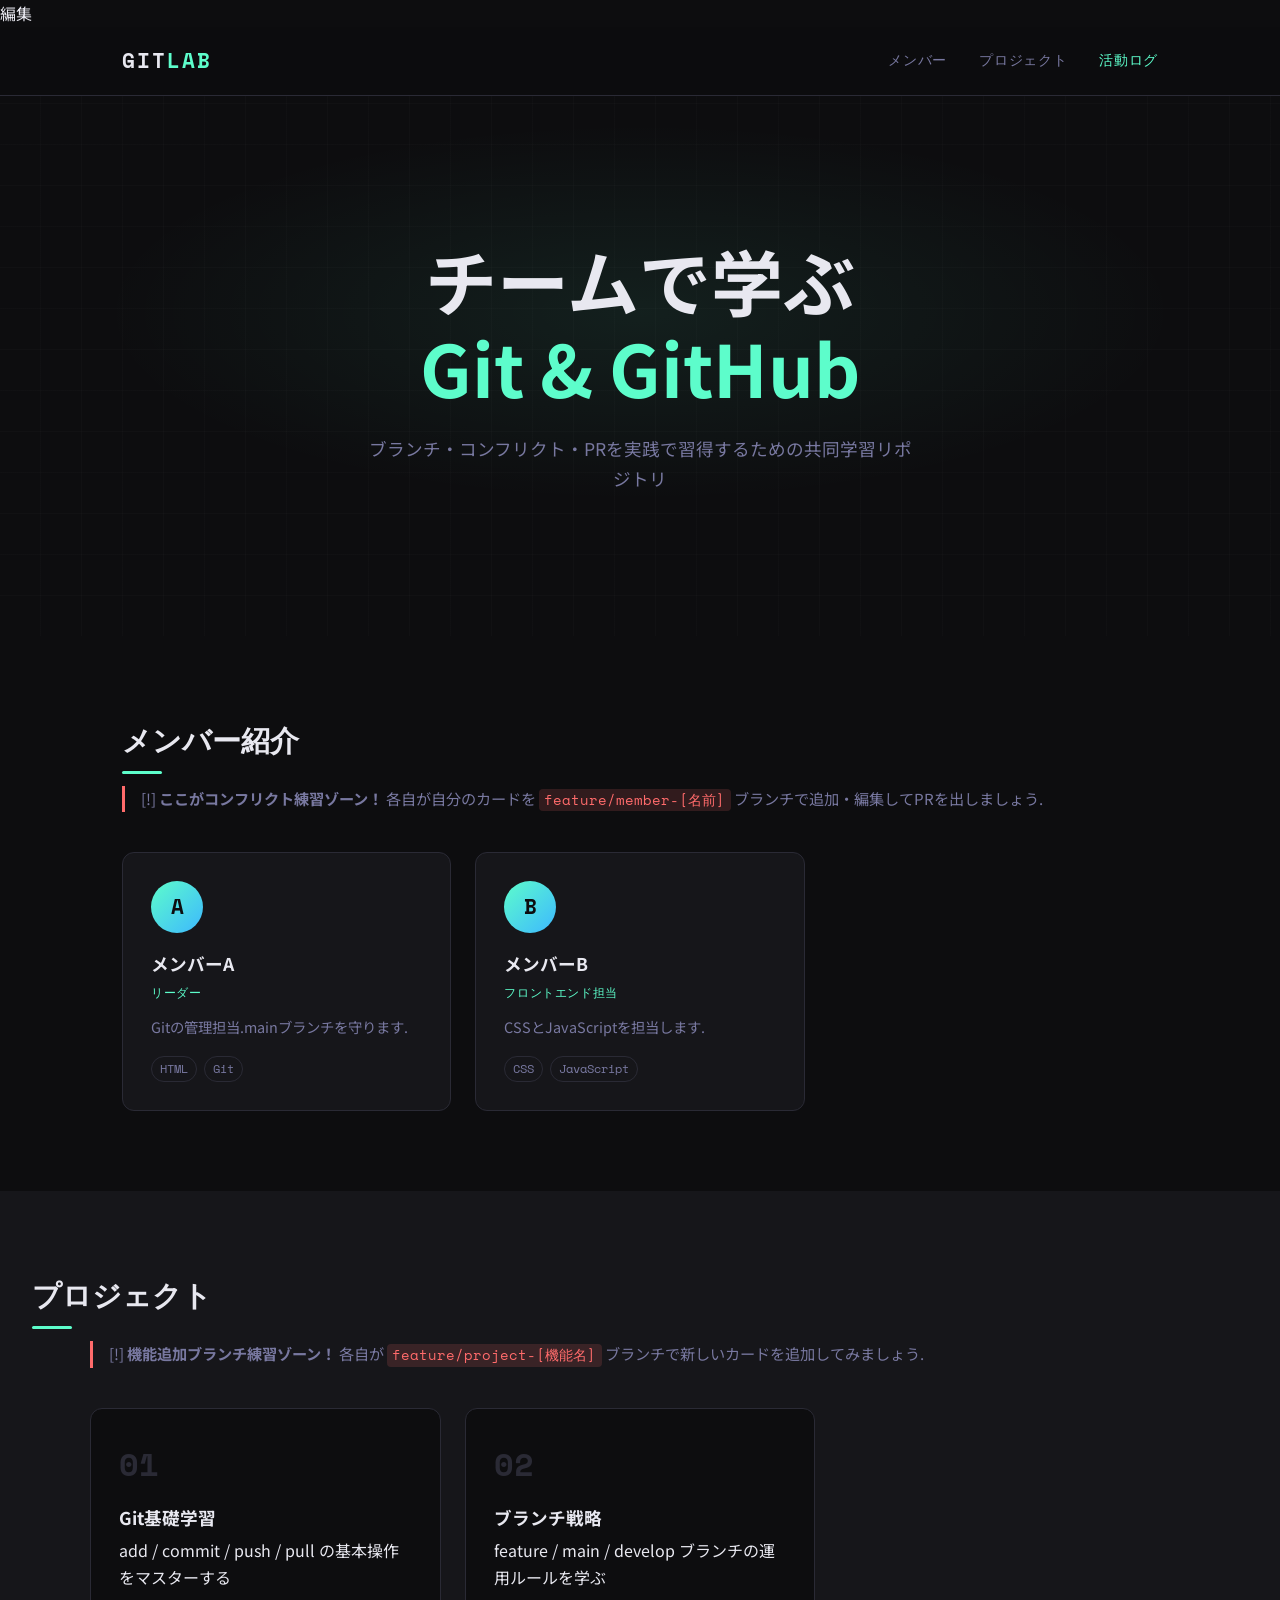
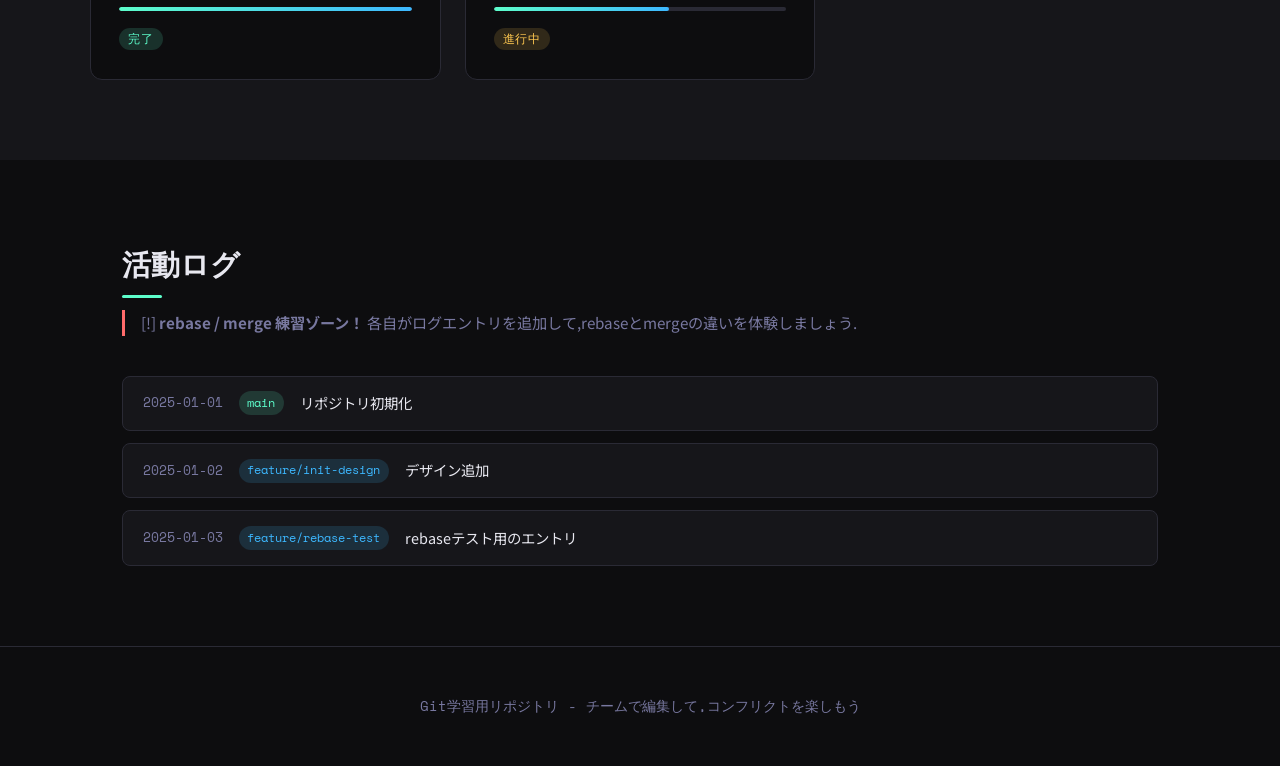
<file: index.html>
<!DOCTYPE html>
<html lang="ja">
<head>
  <meta charset="UTF-8">
  <meta name="viewport" content="width=device-width, initial-scale=1.0">
  <title>Git学習チーム | チームAB</title>
  <link rel="stylesheet" href="style.css">
  <link rel="preconnect" href="https://fonts.googleapis.com">
  <link href="https://fonts.googleapis.com/css2?family=Noto+Sans+JP:wght@300;400;700&family=Space+Mono:wght@400;700&display=swap" rel="stylesheet">
</head>
<body>

編集

  <header class="site-header">
    <div class="header-inner">
      <span class="logo">GIT<em>LAB</em></span>
      <nav>
        <a href="#members">メンバー</a>
        <a href="#projects">プロジェクト</a>
        <a href="#log">活動ログ</a>
      </nav>
    </div>
  </header>

  <section class="hero">
    <div class="hero-bg"></div>
    <div class="hero-content">
      <h1>チームで学ぶ<br><span>Git &amp; GitHub</span></h1>
      <p>ブランチ・コンフリクト・PRを実践で習得するための共同学習リポジトリ</p>
    </div>
  </section>

  <!-- ===== メンバーセクション（各自が担当して編集する） ===== -->
  <section id="members" class="section">
    <h2 class="section-title">メンバー紹介</h2>
    <p class="section-desc">
      [!] <strong>ここがコンフリクト練習ゾーン！</strong>
      各自が自分のカードを <code>feature/member-[名前]</code> ブランチで追加・編集してPRを出しましょう.
    </p>
    <div class="cards" id="member-cards">

      <!-- メンバー1のカード（サンプル） -->
      <div class="card">
        <div class="card-avatar">A</div>
        <h3>メンバーA</h3>
        <p class="role">リーダー</p>
        <p class="bio">Gitの管理担当.mainブランチを守ります.</p>
        <div class="skills-tags">
          <span>HTML</span><span>Git</span>
        </div>
      </div>

      <!-- TODO: メンバーBがfeature/member-Bブランチで自分のカードを追加する -->
      <div class="card">
        <div class="card-avatar">B</div>
        <h3>メンバーB</h3>
        <p class="role">フロントエンド担当</p>
        <p class="bio">CSSとJavaScriptを担当します.</p>
        <div class="skills-tags">
        <span>CSS</span><span>JavaScript</span>
        </div>
      </div>

      <!-- TODO: メンバーCがfeature/member-Cブランチで自分のカードを追加する -->

    </div>
  </section>

  <!-- ===== プロジェクトセクション（機能追加練習） ===== -->
  <section id="projects" class="section section-dark">
    <h2 class="section-title">プロジェクト</h2>
    <p class="section-desc">
      [!] <strong>機能追加ブランチ練習ゾーン！</strong>
      各自が <code>feature/project-[機能名]</code> ブランチで新しいカードを追加してみましょう.
    </p>
    <div class="cards">

      <div class="card card-project">
        <div class="project-number">01</div>
        <h3>Git基礎学習</h3>
        <p>add / commit / push / pull の基本操作をマスターする</p>
        <div class="progress-bar"><div class="progress" style="width:100%"></div></div>
        <span class="status done">完了</span>
      </div>

      <div class="card card-project">
        <div class="project-number">02</div>
        <h3>ブランチ戦略</h3>
        <p>feature / main / develop ブランチの運用ルールを学ぶ</p>
        <div class="progress-bar"><div class="progress" style="width:60%"></div></div>
        <span class="status wip">進行中</span>
      </div>

      <!-- TODO: feature/project-XXX ブランチで新しいプロジェクトカードを追加 -->

    </div>
  </section>

  <!-- ===== 活動ログ（rebase / merge練習） ===== -->
  <section id="log" class="section">
    <h2 class="section-title">活動ログ</h2>
    <p class="section-desc">
      [!] <strong>rebase / merge 練習ゾーン！</strong>
      各自がログエントリを追加して,rebaseとmergeの違いを体験しましょう.
    </p>
    <ul class="log-list" id="activity-log">
      <li class="log-item">
        <span class="log-date">2025-01-01</span>
        <span class="log-branch main-branch">main</span>
        <span class="log-msg">リポジトリ初期化 </span>
      </li>
      <li class="log-item">
        <span class="log-date">2025-01-02</span>
        <span class="log-branch feature-branch">feature/init-design</span>
        <span class="log-msg">デザイン追加</span>
      </li>

      <li class="log-item">
        <span class="log-date">2025-01-03</span>
        <span class="log-branch feature-branch">feature/rebase-test</span>
        <span class="log-msg">rebaseテスト用のエントリ</span>
      </li>

      <!-- TODO: 各自が自分の活動をここに追記する（コンフリクトを意図的に発生させる） -->
    </ul>
  </section>

  <footer class="site-footer">
    <p>Git学習用リポジトリ - チームで編集して,コンフリクトを楽しもう </p>
  </footer>

  <script src="main.js"></script>
</body>
</html>
</file>
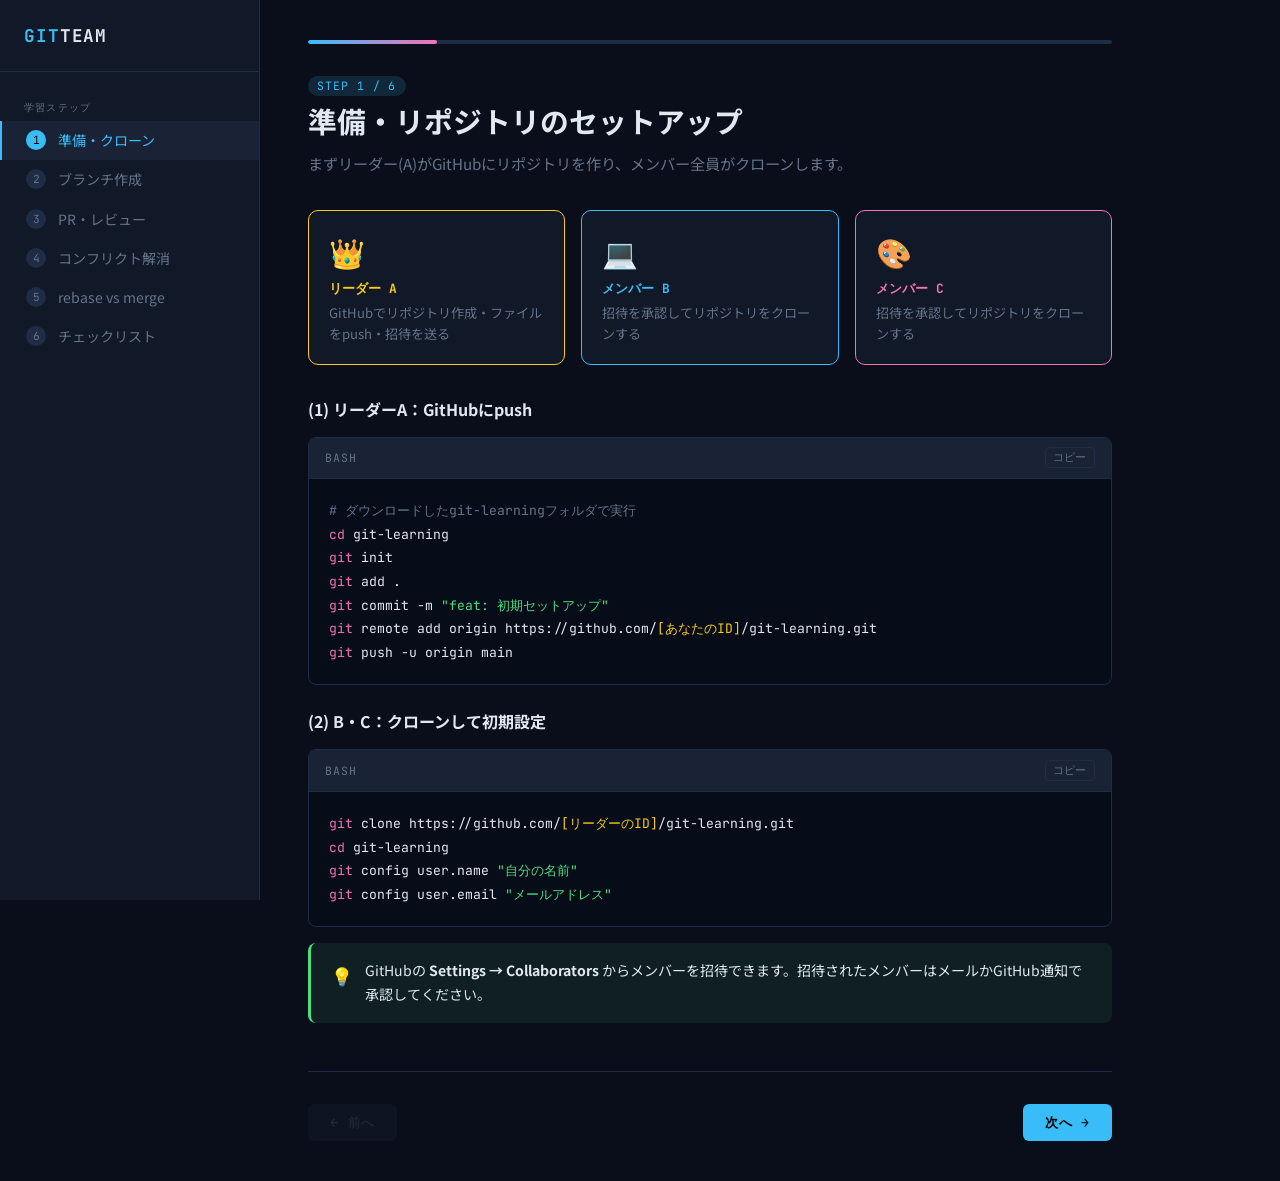
<file: git.html>
<!DOCTYPE html>
<html lang="ja">
<head>
<meta charset="UTF-8">
<meta name="viewport" content="width=device-width, initial-scale=1.0">
<title>Git チーム学習ガイド</title>
<link href="https://fonts.googleapis.com/css2?family=Noto+Sans+JP:wght@300;400;700&family=JetBrains+Mono:wght@400;700&display=swap" rel="stylesheet">
<style>
:root {
  --bg: #0a0e1a;
  --surface: #111827;
  --surface2: #1a2235;
  --border: #1e2d45;
  --accent: #38bdf8;
  --accent2: #f472b6;
  --green: #4ade80;
  --yellow: #facc15;
  --red: #f87171;
  --text: #e2e8f0;
  --muted: #64748b;
  --mono: 'JetBrains Mono', monospace;
  --body: 'Noto Sans JP', sans-serif;
}
* { box-sizing: border-box; margin: 0; padding: 0; }
html { scroll-behavior: smooth; }
body {
  font-family: var(--body);
  background: var(--bg);
  color: var(--text);
  min-height: 100vh;
  display: flex;
}

/* SIDEBAR */
.sidebar {
  width: 260px;
  min-height: 100vh;
  background: var(--surface);
  border-right: 1px solid var(--border);
  position: fixed;
  top: 0; left: 0;
  display: flex;
  flex-direction: column;
  padding: 1.5rem 0;
  z-index: 100;
}
.sidebar-logo {
  font-family: var(--mono);
  font-size: 1.1rem;
  font-weight: 700;
  padding: 0 1.5rem 1.5rem;
  border-bottom: 1px solid var(--border);
  color: var(--accent);
  letter-spacing: 0.05em;
}
.sidebar-logo span { color: var(--text); }
.sidebar-nav { padding: 1rem 0; flex: 1; overflow-y: auto; }
.nav-label {
  font-family: var(--mono);
  font-size: 0.65rem;
  color: var(--muted);
  letter-spacing: 0.12em;
  text-transform: uppercase;
  padding: 0.75rem 1.5rem 0.35rem;
}
.nav-item {
  display: flex;
  align-items: center;
  gap: 0.75rem;
  padding: 0.6rem 1.5rem;
  cursor: pointer;
  transition: background 0.15s, color 0.15s;
  font-size: 0.88rem;
  color: var(--muted);
  border-left: 2px solid transparent;
  text-decoration: none;
}
.nav-item:hover { background: var(--surface2); color: var(--text); }
.nav-item.active { background: var(--surface2); color: var(--accent); border-left-color: var(--accent); }
.nav-item .step-num {
  font-family: var(--mono);
  font-size: 0.7rem;
  width: 20px; height: 20px;
  border-radius: 50%;
  background: var(--border);
  display: flex; align-items: center; justify-content: center;
  flex-shrink: 0;
}
.nav-item.done .step-num { background: var(--green); color: #000; }
.nav-item.active .step-num { background: var(--accent); color: #000; }

/* MAIN CONTENT */
.main {
  margin-left: 260px;
  flex: 1;
  padding: 2.5rem 3rem;
  max-width: 900px;
}

/* STEP HEADER */
.step-header {
  display: flex;
  align-items: center;
  gap: 1rem;
  margin-bottom: 0.5rem;
}
.step-badge {
  font-family: var(--mono);
  font-size: 0.72rem;
  background: rgba(56,189,248,0.15);
  color: var(--accent);
  padding: 0.2em 0.8em;
  border-radius: 99px;
  letter-spacing: 0.08em;
}
.step-title {
  font-size: 1.8rem;
  font-weight: 700;
  line-height: 1.2;
  margin-bottom: 0.75rem;
}
.step-desc {
  color: var(--muted);
  font-size: 0.95rem;
  margin-bottom: 2rem;
  line-height: 1.8;
}

/* ROLE CARDS */
.role-grid {
  display: grid;
  grid-template-columns: repeat(3, 1fr);
  gap: 1rem;
  margin-bottom: 2rem;
}
.role-card {
  background: var(--surface);
  border: 1px solid var(--border);
  border-radius: 10px;
  padding: 1.25rem;
}
.role-card.leader { border-color: var(--yellow); }
.role-card.memberB { border-color: var(--accent); }
.role-card.memberC { border-color: var(--accent2); }
.role-icon { font-size: 1.8rem; margin-bottom: 0.5rem; }
.role-name {
  font-family: var(--mono);
  font-size: 0.8rem;
  font-weight: 700;
  margin-bottom: 0.25rem;
}
.role-card.leader .role-name { color: var(--yellow); }
.role-card.memberB .role-name { color: var(--accent); }
.role-card.memberC .role-name { color: var(--accent2); }
.role-task { font-size: 0.82rem; color: var(--muted); line-height: 1.6; }

/* CODE BLOCK */
.code-block {
  background: #060c18;
  border: 1px solid var(--border);
  border-radius: 8px;
  margin: 1rem 0;
  overflow: hidden;
}
.code-header {
  display: flex;
  align-items: center;
  justify-content: space-between;
  padding: 0.6rem 1rem;
  background: var(--surface2);
  border-bottom: 1px solid var(--border);
}
.code-lang {
  font-family: var(--mono);
  font-size: 0.72rem;
  color: var(--muted);
  letter-spacing: 0.08em;
}
.copy-btn {
  font-family: var(--mono);
  font-size: 0.68rem;
  color: var(--muted);
  background: none;
  border: 1px solid var(--border);
  padding: 0.2em 0.7em;
  border-radius: 4px;
  cursor: pointer;
  transition: all 0.15s;
}
.copy-btn:hover { color: var(--accent); border-color: var(--accent); }
.copy-btn.copied { color: var(--green); border-color: var(--green); }
pre {
  padding: 1.25rem 1.25rem;
  font-family: var(--mono);
  font-size: 0.82rem;
  line-height: 1.8;
  overflow-x: auto;
  color: var(--text);
}
.cm { color: var(--muted); }
.ck { color: var(--accent2); }
.cs { color: var(--green); }
.cn { color: var(--yellow); }
.cc { color: var(--accent); }

/* CALLOUT */
.callout {
  display: flex;
  gap: 0.75rem;
  padding: 1rem 1.25rem;
  border-radius: 8px;
  margin: 1rem 0;
  font-size: 0.88rem;
  line-height: 1.7;
}
.callout.tip { background: rgba(74,222,128,0.08); border-left: 3px solid var(--green); }
.callout.warn { background: rgba(250,204,21,0.08); border-left: 3px solid var(--yellow); }
.callout.conflict { background: rgba(248,113,113,0.08); border-left: 3px solid var(--red); }
.callout-icon { font-size: 1.1rem; flex-shrink: 0; margin-top: 0.1rem; }

/* CONFLICT VISUAL */
.conflict-visual {
  background: #060c18;
  border: 1px solid var(--red);
  border-radius: 8px;
  padding: 1.25rem;
  font-family: var(--mono);
  font-size: 0.82rem;
  line-height: 1.9;
  margin: 1rem 0;
}
.cf-head { color: var(--red); }
.cf-sep { color: var(--muted); }
.cf-theirs { color: var(--accent2); }
.cf-end { color: var(--green); }
.cf-result { color: var(--green); }

/* TABLE */
.table-wrap { overflow-x: auto; margin: 1rem 0; }
table { width: 100%; border-collapse: collapse; font-size: 0.88rem; }
th {
  font-family: var(--mono);
  font-size: 0.72rem;
  letter-spacing: 0.08em;
  color: var(--muted);
  text-align: left;
  padding: 0.6rem 1rem;
  border-bottom: 1px solid var(--border);
  background: var(--surface2);
}
td {
  padding: 0.75rem 1rem;
  border-bottom: 1px solid var(--border);
  color: var(--text);
}
tr:hover td { background: var(--surface2); }
.tag {
  font-family: var(--mono);
  font-size: 0.72rem;
  padding: 0.15em 0.6em;
  border-radius: 4px;
}
.tag-green { background: rgba(74,222,128,0.15); color: var(--green); }
.tag-blue { background: rgba(56,189,248,0.15); color: var(--accent); }
.tag-pink { background: rgba(244,114,182,0.15); color: var(--accent2); }

/* CHECKLIST */
.checklist { list-style: none; display: flex; flex-direction: column; gap: 0.5rem; margin: 1rem 0; }
.checklist li {
  display: flex;
  align-items: center;
  gap: 0.75rem;
  font-size: 0.9rem;
  padding: 0.5rem 0.75rem;
  border-radius: 6px;
  cursor: pointer;
  transition: background 0.15s;
  user-select: none;
}
.checklist li:hover { background: var(--surface2); }
.check-box {
  width: 18px; height: 18px;
  border: 2px solid var(--border);
  border-radius: 4px;
  display: flex; align-items: center; justify-content: center;
  flex-shrink: 0;
  transition: all 0.15s;
  font-size: 0.7rem;
}
.checklist li.checked .check-box { background: var(--green); border-color: var(--green); }
.checklist li.checked span { color: var(--muted); text-decoration: line-through; }

/* STEP NAV */
.step-nav {
  display: flex;
  justify-content: space-between;
  margin-top: 3rem;
  padding-top: 2rem;
  border-top: 1px solid var(--border);
}
.btn {
  font-family: var(--mono);
  font-size: 0.82rem;
  padding: 0.6rem 1.4rem;
  border-radius: 6px;
  cursor: pointer;
  transition: all 0.15s;
  border: none;
  letter-spacing: 0.05em;
}
.btn-prev { background: var(--surface2); color: var(--muted); }
.btn-prev:hover { color: var(--text); }
.btn-next { background: var(--accent); color: #000; font-weight: 700; }
.btn-next:hover { background: #7dd3fc; }
.btn:disabled { opacity: 0.3; cursor: not-allowed; }

/* SECTIONS */
.content-section { display: none; }
.content-section.active { display: block; }

/* DIVIDER */
.divider { border: none; border-top: 1px solid var(--border); margin: 2rem 0; }

/* BRANCH VISUAL */
.branch-vis {
  font-family: var(--mono);
  font-size: 0.8rem;
  line-height: 2;
  background: #060c18;
  border: 1px solid var(--border);
  border-radius: 8px;
  padding: 1.25rem;
  margin: 1rem 0;
  color: var(--muted);
}
.b-main { color: var(--green); }
.b-feat { color: var(--accent); }
.b-feat2 { color: var(--accent2); }

/* PROGRESS */
.progress-bar-outer {
  background: var(--border);
  height: 4px;
  border-radius: 2px;
  margin-bottom: 2rem;
  overflow: hidden;
}
.progress-bar-inner {
  height: 100%;
  background: linear-gradient(90deg, var(--accent), var(--accent2));
  border-radius: 2px;
  transition: width 0.4s ease;
}

@media (max-width: 768px) {
  .sidebar { width: 100%; min-height: auto; position: relative; flex-direction: row; flex-wrap: wrap; }
  .main { margin-left: 0; padding: 1.5rem; }
  .role-grid { grid-template-columns: 1fr; }
}
</style>
</head>
<body>

<!-- SIDEBAR -->
<aside class="sidebar">
  <div class="sidebar-logo">GIT<span>TEAM</span></div>
  <nav class="sidebar-nav">
    <div class="nav-label">学習ステップ</div>
    <a class="nav-item active" onclick="showStep(0)" href="#">
      <span class="step-num">1</span> 準備・クローン
    </a>
    <a class="nav-item" onclick="showStep(1)" href="#">
      <span class="step-num">2</span> ブランチ作成
    </a>
    <a class="nav-item" onclick="showStep(2)" href="#">
      <span class="step-num">3</span> PR・レビュー
    </a>
    <a class="nav-item" onclick="showStep(3)" href="#">
      <span class="step-num">4</span> コンフリクト解消
    </a>
    <a class="nav-item" onclick="showStep(4)" href="#">
      <span class="step-num">5</span> rebase vs merge
    </a>
    <a class="nav-item" onclick="showStep(5)" href="#">
      <span class="step-num">6</span> チェックリスト
    </a>
  </nav>
</aside>

<!-- MAIN -->
<main class="main">
  <div class="progress-bar-outer">
    <div class="progress-bar-inner" id="progressBar" style="width:16%"></div>
  </div>

  <!-- STEP 1 -->
  <section class="content-section active" id="step-0">
    <div class="step-header">
      <span class="step-badge">STEP 1 / 6</span>
    </div>
    <h1 class="step-title">準備・リポジトリのセットアップ</h1>
    <p class="step-desc">まずリーダー(A)がGitHubにリポジトリを作り、メンバー全員がクローンします。</p>

    <div class="role-grid">
      <div class="role-card leader">
        <div class="role-icon">👑</div>
        <div class="role-name">リーダー A</div>
        <div class="role-task">GitHubでリポジトリ作成・ファイルをpush・招待を送る</div>
      </div>
      <div class="role-card memberB">
        <div class="role-icon">💻</div>
        <div class="role-name">メンバー B</div>
        <div class="role-task">招待を承認してリポジトリをクローンする</div>
      </div>
      <div class="role-card memberC">
        <div class="role-icon">🎨</div>
        <div class="role-name">メンバー C</div>
        <div class="role-task">招待を承認してリポジトリをクローンする</div>
      </div>
    </div>

    <h3 style="margin-bottom:0.5rem; font-size:1rem;">(1) リーダーA：GitHubにpush</h3>
    <div class="code-block">
      <div class="code-header"><span class="code-lang">BASH</span><button class="copy-btn" onclick="copyCode(this)">コピー</button></div>
      <pre><span class="cm"># ダウンロードしたgit-learningフォルダで実行</span>
<span class="ck">cd</span> git-learning
<span class="ck">git</span> init
<span class="ck">git</span> add .
<span class="ck">git</span> commit -m <span class="cs">"feat: 初期セットアップ"</span>
<span class="ck">git</span> remote add origin https://github.com/<span class="cn">[あなたのID]</span>/git-learning.git
<span class="ck">git</span> push -u origin main</pre>
    </div>

    <h3 style="margin-bottom:0.5rem; font-size:1rem; margin-top:1.5rem;">(2) B・C：クローンして初期設定</h3>
    <div class="code-block">
      <div class="code-header"><span class="code-lang">BASH</span><button class="copy-btn" onclick="copyCode(this)">コピー</button></div>
      <pre><span class="ck">git</span> clone https://github.com/<span class="cn">[リーダーのID]</span>/git-learning.git
<span class="ck">cd</span> git-learning
<span class="ck">git</span> config user.name <span class="cs">"自分の名前"</span>
<span class="ck">git</span> config user.email <span class="cs">"メールアドレス"</span></pre>
    </div>

    <div class="callout tip">
      <span class="callout-icon">💡</span>
      <div>GitHubの <strong>Settings → Collaborators</strong> からメンバーを招待できます。招待されたメンバーはメールかGitHub通知で承認してください。</div>
    </div>
  </section>

  <!-- STEP 2 -->
  <section class="content-section" id="step-1">
    <div class="step-header"><span class="step-badge">STEP 2 / 6</span></div>
    <h1 class="step-title">ブランチ作成・編集・push</h1>
    <p class="step-desc">各メンバーが自分のブランチを作り、index.html に自分のカードを追加します。<strong>mainには直接pushしません。</strong></p>

    <div class="branch-vis">
<span class="b-main">main</span>  *-------------------------------------&gt;
                  \                          \
<span class="b-feat">feature/member-B</span>  *--*--*     (B が作業中)
                           \
<span class="b-feat2">feature/member-C</span>          *--*    (C が作業中)
    </div>

    <h3 style="margin-bottom:0.5rem; font-size:1rem;">メンバーBの場合</h3>
    <div class="code-block">
      <div class="code-header"><span class="code-lang">BASH</span><button class="copy-btn" onclick="copyCode(this)">コピー</button></div>
      <pre><span class="cm"># ブランチを作成して切り替え</span>
<span class="ck">git</span> checkout -b <span class="cs">feature/member-B</span>

<span class="cm"># index.html を編集（メンバーカードを追加）</span>
<span class="cm"># ↓ このHTMLを「TODO: メンバーBが...」のコメントの下に追加</span></pre>
    </div>
    <div class="code-block">
      <div class="code-header"><span class="code-lang">HTML</span><button class="copy-btn" onclick="copyCode(this)">コピー</button></div>
      <pre><span class="ck">&lt;div</span> <span class="cn">class</span>=<span class="cs">"card"</span><span class="ck">&gt;</span>
  <span class="ck">&lt;div</span> <span class="cn">class</span>=<span class="cs">"card-avatar"</span><span class="ck">&gt;</span>B<span class="ck">&lt;/div&gt;</span>
  <span class="ck">&lt;h3&gt;</span>メンバーB<span class="ck">&lt;/h3&gt;</span>
  <span class="ck">&lt;p</span> <span class="cn">class</span>=<span class="cs">"role"</span><span class="ck">&gt;</span>フロントエンド担当<span class="ck">&lt;/p&gt;</span>
  <span class="ck">&lt;p</span> <span class="cn">class</span>=<span class="cs">"bio"</span><span class="ck">&gt;</span>自己紹介を書こう<span class="ck">&lt;/p&gt;</span>
  <span class="ck">&lt;div</span> <span class="cn">class</span>=<span class="cs">"skills-tags"</span><span class="ck">&gt;</span>
    <span class="ck">&lt;span&gt;</span>CSS<span class="ck">&lt;/span&gt;&lt;span&gt;</span>JavaScript<span class="ck">&lt;/span&gt;</span>
  <span class="ck">&lt;/div&gt;</span>
<span class="ck">&lt;/div&gt;</span></pre>
    </div>
    <div class="code-block">
      <div class="code-header"><span class="code-lang">BASH</span><button class="copy-btn" onclick="copyCode(this)">コピー</button></div>
      <pre><span class="ck">git</span> add index.html
<span class="ck">git</span> commit -m <span class="cs">"feat: メンバーBのカードを追加"</span>
<span class="ck">git</span> push origin <span class="cs">feature/member-B</span></pre>
    </div>
    <div class="callout tip">
      <span class="callout-icon">💡</span>
      <div>メンバーCも同様に <code style="font-family:var(--mono);background:rgba(255,255,255,0.07);padding:0.1em 0.4em;border-radius:3px;">feature/member-C</code> ブランチで作業します。アバターは「C」、色は変えてみましょう。</div>
    </div>
  </section>

  <!-- STEP 3 -->
  <section class="content-section" id="step-2">
    <div class="step-header"><span class="step-badge">STEP 3 / 6</span></div>
    <h1 class="step-title">プルリクエスト・レビュー</h1>
    <p class="step-desc">pushしたブランチをGitHub上でPRにして、リーダーにレビューしてもらいます。</p>

    <div class="table-wrap">
      <table>
        <tr>
          <th>誰が</th><th>何をする</th><th>場所</th>
        </tr>
        <tr>
          <td><span class="tag tag-blue">B / C</span></td>
          <td>GitHub上でPRを作成（base: main ← compare: feature/自分）</td>
          <td>GitHub Web</td>
        </tr>
        <tr>
          <td><span class="tag tag-green">A（リーダー）</span></td>
          <td>コードを確認してコメントを入れる（"Changes requested"）</td>
          <td>GitHub Web</td>
        </tr>
        <tr>
          <td><span class="tag tag-blue">B / C</span></td>
          <td>コメントに対応して追加コミットをpush</td>
          <td>ターミナル</td>
        </tr>
        <tr>
          <td><span class="tag tag-green">A（リーダー）</span></td>
          <td>"Approve" して "Merge pull request"</td>
          <td>GitHub Web</td>
        </tr>
      </table>
    </div>

    <div class="callout tip">
      <span class="callout-icon">💡</span>
      <div><strong>レビューのポイント：</strong> typo・書き方の統一・コンフリクットマーカーが残っていないか確認しましょう。</div>
    </div>

    <h3 style="margin-bottom:0.5rem; font-size:1rem; margin-top:1.5rem;">レビュー後の修正コミット方法</h3>
    <div class="code-block">
      <div class="code-header"><span class="code-lang">BASH</span><button class="copy-btn" onclick="copyCode(this)">コピー</button></div>
      <pre><span class="cm"># ファイルを修正後</span>
<span class="ck">git</span> add index.html
<span class="ck">git</span> commit -m <span class="cs">"fix: レビュー指摘を修正"</span>
<span class="ck">git</span> push origin <span class="cs">feature/member-B</span>
<span class="cm"># → PRに自動的に追加される</span></pre>
    </div>
  </section>

  <!-- STEP 4 -->
  <section class="content-section" id="step-3">
    <div class="step-header"><span class="step-badge">STEP 4 / 6</span></div>
    <h1 class="step-title">コンフリクトを意図的に発生させて解消する</h1>
    <p class="step-desc">BとCが<strong>同じ行を同時に編集</strong>することで、コンフリクトを体験します。これが一番重要な練習です！</p>

    <div class="callout conflict">
      <span class="callout-icon">⚡</span>
      <div><strong>シナリオ：</strong> Bは &lt;title&gt; を「Git学習 | チームB」に変更。Cは同じ行を「Git練習 | チームC」に変更。Bのマージ後にCをマージしようとするとコンフリクト発生！</div>
    </div>

    <h3 style="margin-bottom:0.5rem; font-size:1rem;">コンフリクト発生時の画面</h3>
    <div class="conflict-visual">
<span class="cf-head">&lt;&lt;&lt;&lt;&lt;&lt;&lt; HEAD (main)</span>
  &lt;title&gt;<span class="cc">Git学習 | チームB</span>&lt;/title&gt;
<span class="cf-sep">=======</span>
  &lt;title&gt;<span class="cf-theirs">Git練習 | チームC</span>&lt;/title&gt;
<span class="cf-end">&gt;&gt;&gt;&gt;&gt;&gt;&gt; feature/member-C</span>
    </div>

    <h3 style="margin-bottom:0.5rem; font-size:1rem; margin-top:1.5rem;">解消手順</h3>
    <div class="code-block">
      <div class="code-header"><span class="code-lang">BASH</span><button class="copy-btn" onclick="copyCode(this)">コピー</button></div>
      <pre><span class="cm"># 1. コンフリクトファイルを確認</span>
<span class="ck">git</span> status

<span class="cm"># 2. エディタでファイルを開き、マーカーを見つける</span>
<span class="cm">#    (&lt;&lt;&lt;&lt;&lt;&lt;&lt; / ======= / &gt;&gt;&gt;&gt;&gt;&gt;&gt;)</span>

<span class="cm"># 3. 話し合って1つに決め、マーカーを削除</span>
<span class="cm">#    例：&lt;title&gt;Git学習 | チームで習得&lt;/title&gt;</span>

<span class="cm"># 4. 解消後にコミット</span>
<span class="ck">git</span> add index.html
<span class="ck">git</span> commit -m <span class="cs">"fix: タイトルのコンフリクトを解消"</span></pre>
    </div>

    <div class="callout warn">
      <span class="callout-icon">⚠️</span>
      <div>コンフリクト解消後のファイルに <strong>&lt;&lt;&lt;&lt;&lt;&lt;&lt;</strong> や <strong>&gt;&gt;&gt;&gt;&gt;&gt;&gt;</strong> が残っていないか必ず確認しましょう！</div>
    </div>

    <h3 style="margin-bottom:0.5rem; font-size:1rem; margin-top:1.5rem;">練習できるコンフリクトパターン</h3>
    <div class="table-wrap">
      <table>
        <tr><th>ファイル</th><th>場所</th><th>難易度</th></tr>
        <tr><td>index.html</td><td>&lt;title&gt;タグ</td><td><span class="tag tag-green">易</span></td></tr>
        <tr><td>index.html</td><td>メンバーカードの順番</td><td><span class="tag tag-blue">中</span></td></tr>
        <tr><td>css/style.css</td><td>--color-accent の値</td><td><span class="tag tag-blue">中</span></td></tr>
        <tr><td>js/main.js</td><td>アニメーション速度</td><td><span class="tag tag-pink">難</span></td></tr>
      </table>
    </div>
  </section>

  <!-- STEP 5 -->
  <section class="content-section" id="step-4">
    <div class="step-header"><span class="step-badge">STEP 5 / 6</span></div>
    <h1 class="step-title">rebase と merge の違いを体験</h1>
    <p class="step-desc">同じ結果でも履歴の形が変わります。<code style="font-family:var(--mono);background:rgba(255,255,255,0.07);padding:0.1em 0.4em;border-radius:3px;">git log --graph</code> で視覚的に確認しましょう。</p>

    <div class="table-wrap">
      <table>
        <tr><th></th><th>merge</th><th>rebase</th></tr>
        <tr><td>履歴の形</td><td>ひし形（分岐が残る）</td><td>一直線</td></tr>
        <tr><td>マージコミット</td><td>自動で作られる</td><td>作られない</td></tr>
        <tr><td>使いどき</td><td>チームの共有ブランチ</td><td>自分の作業ブランチ整理</td></tr>
        <tr><td>force push</td><td>不要</td><td>必要になる場合あり</td></tr>
      </table>
    </div>

    <h3 style="margin-bottom:0.5rem; font-size:1rem;">merge の場合</h3>
    <div class="code-block">
      <div class="code-header"><span class="code-lang">BASH</span><button class="copy-btn" onclick="copyCode(this)">コピー</button></div>
      <pre><span class="ck">git</span> checkout main
<span class="ck">git</span> merge feature/member-B
<span class="cm"># → "Merge branch 'feature/member-B'" コミットが作られる</span>
<span class="ck">git</span> log --oneline --graph --all</pre>
    </div>

    <h3 style="margin-bottom:0.5rem; font-size:1rem; margin-top:1.5rem;">rebase の場合</h3>
    <div class="code-block">
      <div class="code-header"><span class="code-lang">BASH</span><button class="copy-btn" onclick="copyCode(this)">コピー</button></div>
      <pre><span class="ck">git</span> checkout feature/member-C
<span class="ck">git</span> rebase main
<span class="cm"># → CのコミットがmainのHEADの後ろに"移植"される</span>
<span class="ck">git</span> log --oneline --graph --all
<span class="cm"># → 履歴が一直線になっているのを確認！</span></pre>
    </div>

    <div class="callout warn">
      <span class="callout-icon">⚠️</span>
      <div>rebase後にpushするときは <strong>git push --force-with-lease</strong> が必要な場合があります。チームで共有しているブランチへのrebaseは避けましょう。</div>
    </div>
  </section>

  <!-- STEP 6 -->
  <section class="content-section" id="step-5">
    <div class="step-header"><span class="step-badge">STEP 6 / 6</span></div>
    <h1 class="step-title">学習チェックリスト</h1>
    <p class="step-desc">全項目にチェックが入ったら学習完了です！クリックでチェックできます。</p>

    <h3 style="margin-bottom:0.5rem; font-size:0.9rem; color:var(--muted); letter-spacing:0.08em; text-transform:uppercase; font-family:var(--mono);">ブランチ</h3>
    <ul class="checklist">
      <li onclick="toggleCheck(this)"><span class="check-box">✓</span><span>git checkout -b でブランチを作成できた</span></li>
      <li onclick="toggleCheck(this)"><span class="check-box">✓</span><span>git branch -a で全ブランチを確認できた</span></li>
      <li onclick="toggleCheck(this)"><span class="check-box">✓</span><span>不要なブランチを git branch -d で削除できた</span></li>
    </ul>

    <h3 style="margin-bottom:0.5rem; font-size:0.9rem; color:var(--muted); letter-spacing:0.08em; text-transform:uppercase; font-family:var(--mono); margin-top:1.5rem;">コンフリクト</h3>
    <ul class="checklist">
      <li onclick="toggleCheck(this)"><span class="check-box">✓</span><span>コンフリクトが発生したファイルを特定できた</span></li>
      <li onclick="toggleCheck(this)"><span class="check-box">✓</span><span>&lt;&lt;&lt;&lt;&lt;&lt;&lt; ======= &gt;&gt;&gt;&gt;&gt;&gt;&gt; マーカーの意味がわかった</span></li>
      <li onclick="toggleCheck(this)"><span class="check-box">✓</span><span>コンフリクトを解消してコミットできた</span></li>
    </ul>

    <h3 style="margin-bottom:0.5rem; font-size:0.9rem; color:var(--muted); letter-spacing:0.08em; text-transform:uppercase; font-family:var(--mono); margin-top:1.5rem;">プルリクエスト</h3>
    <ul class="checklist">
      <li onclick="toggleCheck(this)"><span class="check-box">✓</span><span>GitHubでPRを作成できた</span></li>
      <li onclick="toggleCheck(this)"><span class="check-box">✓</span><span>レビューコメントを入れた / 対応した</span></li>
      <li onclick="toggleCheck(this)"><span class="check-box">✓</span><span>PRをマージできた</span></li>
    </ul>

    <h3 style="margin-bottom:0.5rem; font-size:0.9rem; color:var(--muted); letter-spacing:0.08em; text-transform:uppercase; font-family:var(--mono); margin-top:1.5rem;">rebase / merge</h3>
    <ul class="checklist">
      <li onclick="toggleCheck(this)"><span class="check-box">✓</span><span>git log --graph で履歴の違いを確認できた</span></li>
      <li onclick="toggleCheck(this)"><span class="check-box">✓</span><span>rebaseとmergeをそれぞれ1回以上実行できた</span></li>
      <li onclick="toggleCheck(this)"><span class="check-box">✓</span><span>どちらをどんな場面で使うか説明できる</span></li>
    </ul>

    <div class="callout tip" style="margin-top:2rem;">
      <span class="callout-icon">🎉</span>
      <div>お疲れさまでした！全部チェックできたら、チームでのGit運用の基本はバッチリです。次のステップは <strong>GitHub Actions（CI/CD）</strong> や <strong>git stash</strong>、<strong>cherry-pick</strong> に挑戦してみましょう！</div>
    </div>
  </section>

  <!-- NAV BUTTONS -->
  <div class="step-nav">
    <button class="btn btn-prev" id="prevBtn" onclick="changeStep(-1)" disabled>← 前へ</button>
    <button class="btn btn-next" id="nextBtn" onclick="changeStep(1)">次へ →</button>
  </div>
</main>

<script>
let current = 0;
const total = 6;

function showStep(n) {
  document.querySelectorAll('.content-section').forEach((s,i) => {
    s.classList.toggle('active', i === n);
  });
  document.querySelectorAll('.nav-item').forEach((a,i) => {
    a.classList.remove('active');
    if (i < n) a.classList.add('done');
    if (i === n) a.classList.add('active');
  });
  current = n;
  document.getElementById('prevBtn').disabled = n === 0;
  document.getElementById('nextBtn').disabled = n === total - 1;
  document.getElementById('nextBtn').textContent = n === total - 1 ? '完了！' : '次へ →';
  document.getElementById('progressBar').style.width = ((n + 1) / total * 100) + '%';
  window.scrollTo(0, 0);
}

function changeStep(dir) {
  const next = current + dir;
  if (next >= 0 && next < total) showStep(next);
}

function toggleCheck(el) {
  el.classList.toggle('checked');
}

function copyCode(btn) {
  const code = btn.closest('.code-block').querySelector('pre').innerText;
  navigator.clipboard.writeText(code).then(() => {
    btn.textContent = 'コピー完了!';
    btn.classList.add('copied');
    setTimeout(() => { btn.textContent = 'コピー'; btn.classList.remove('copied'); }, 2000);
  });
}
</script>
</body>
</html>
</file>
<file: style.css>
/* ===========================
   Git学習サイト - スタイルシート
   ここも複数人で編集してコンフリクトを体験しよう！
   =========================== */

:root {
  --color-bg: #0d0d0f;
  --color-surface: #16161a;
  --color-border: #2a2a35;
  --color-accent: #5dfdcb;
  --color-accent2: #ff6b6b;
  --color-text: #e8e8f0;
  --color-muted: #7878a0;
  --font-mono: 'Space Mono', monospace;
  --font-body: 'Noto Sans JP', sans-serif;
  --radius: 12px;
}

*, *::before, *::after { box-sizing: border-box; margin: 0; padding: 0; }

html { scroll-behavior: smooth; }

body {
  font-family: var(--font-body);
  background: var(--color-bg);
  color: var(--color-text);
  line-height: 1.7;
}

/* ---- HEADER ---- */
.site-header {
  position: sticky;
  top: 0;
  z-index: 100;
  background: rgba(13,13,15,0.85);
  backdrop-filter: blur(12px);
  border-bottom: 1px solid var(--color-border);
}
.header-inner {
  max-width: 1100px;
  margin: 0 auto;
  padding: 1rem 2rem;
  display: flex;
  align-items: center;
  justify-content: space-between;
}
.logo {
  font-family: var(--font-mono);
  font-size: 1.3rem;
  font-weight: 700;
  letter-spacing: 0.1em;
  color: var(--color-text);
}
.logo em { color: var(--color-accent); font-style: normal; }
nav { display: flex; gap: 2rem; }
nav a {
  font-family: var(--font-mono);
  font-size: 0.85rem;
  color: var(--color-muted);
  text-decoration: none;
  transition: color 0.2s;
  letter-spacing: 0.05em;
}
nav a:hover { color: var(--color-accent); }

/* ---- HERO ---- */
.hero {
  position: relative;
  min-height: 60vh;
  display: flex;
  align-items: center;
  justify-content: center;
  overflow: hidden;
  padding: 6rem 2rem;
  text-align: center;
}
.hero-bg {
  position: absolute;
  inset: 0;
  background:
    radial-gradient(ellipse 60% 50% at 50% 40%, rgba(93,253,203,0.08) 0%, transparent 70%),
    repeating-linear-gradient(0deg, transparent, transparent 40px, rgba(255,255,255,0.015) 40px, rgba(255,255,255,0.015) 41px),
    repeating-linear-gradient(90deg, transparent, transparent 40px, rgba(255,255,255,0.015) 40px, rgba(255,255,255,0.015) 41px);
}
.hero-content { position: relative; z-index: 1; }
.hero h1 {
  font-size: clamp(2.5rem, 6vw, 4.5rem);
  font-weight: 700;
  line-height: 1.2;
  margin-bottom: 1.5rem;
}
.hero h1 span { color: var(--color-accent); }
.hero p {
  font-size: 1.1rem;
  color: var(--color-muted);
  max-width: 560px;
  margin: 0 auto;
}

/* ---- SECTIONS ---- */
.section {
  padding: 5rem 2rem;
  max-width: 1100px;
  margin: 0 auto;
}
.section-dark {
  max-width: 100%;
  background: var(--color-surface);
  padding: 5rem 2rem;
}
.section-dark > * { max-width: 1100px; margin-left: auto; margin-right: auto; }

.section-title {
  font-family: var(--font-mono);
  font-size: 1.8rem;
  margin-bottom: 0.75rem;
  position: relative;
  display: inline-block;
}
.section-title::after {
  content: '';
  display: block;
  width: 40px;
  height: 3px;
  background: var(--color-accent);
  margin-top: 0.4rem;
  border-radius: 2px;
}
.section-desc {
  color: var(--color-muted);
  margin-bottom: 2.5rem;
  font-size: 0.95rem;
  border-left: 3px solid var(--color-accent2);
  padding-left: 1rem;
}
.section-desc code {
  font-family: var(--font-mono);
  background: rgba(255,107,107,0.15);
  padding: 0.1em 0.4em;
  border-radius: 4px;
  font-size: 0.9em;
  color: var(--color-accent2);
}

/* ---- CARDS ---- */
.cards {
  display: grid;
  grid-template-columns: repeat(auto-fill, minmax(260px, 1fr));
  gap: 1.5rem;
}
.card {
  background: var(--color-surface);
  border: 1px solid var(--color-border);
  border-radius: var(--radius);
  padding: 1.75rem;
  transition: border-color 0.2s, transform 0.2s;
}
.card:hover {
  border-color: var(--color-accent);
  transform: translateY(-3px);
}
.section-dark .card { background: var(--color-bg); }

.card-avatar {
  width: 52px;
  height: 52px;
  border-radius: 50%;
  background: linear-gradient(135deg, var(--color-accent), #3db8ff);
  display: flex;
  align-items: center;
  justify-content: center;
  font-family: var(--font-mono);
  font-weight: 700;
  font-size: 1.3rem;
  color: #0d0d0f;
  margin-bottom: 1rem;
}
.card h3 {
  font-size: 1.1rem;
  margin-bottom: 0.25rem;
}
.card .role {
  font-family: var(--font-mono);
  font-size: 0.75rem;
  color: var(--color-accent);
  margin-bottom: 0.75rem;
  letter-spacing: 0.05em;
  text-transform: uppercase;
}
.card .bio {
  font-size: 0.9rem;
  color: var(--color-muted);
  margin-bottom: 1rem;
}
.skills-tags { display: flex; flex-wrap: wrap; gap: 0.4rem; }
.skills-tags span {
  font-family: var(--font-mono);
  font-size: 0.72rem;
  padding: 0.2em 0.7em;
  border: 1px solid var(--color-border);
  border-radius: 99px;
  color: var(--color-muted);
}

/* ---- PROJECT CARDS ---- */
.card-project .project-number {
  font-family: var(--font-mono);
  font-size: 2rem;
  font-weight: 700;
  color: var(--color-border);
  margin-bottom: 0.75rem;
}
.progress-bar {
  height: 4px;
  background: var(--color-border);
  border-radius: 2px;
  margin: 1rem 0 0.75rem;
  overflow: hidden;
}
.progress {
  height: 100%;
  background: linear-gradient(90deg, var(--color-accent), #3db8ff);
  border-radius: 2px;
  transition: width 0.5s ease;
}
.status {
  font-family: var(--font-mono);
  font-size: 0.72rem;
  padding: 0.2em 0.8em;
  border-radius: 99px;
  letter-spacing: 0.05em;
}
.status.done { background: rgba(93,253,203,0.15); color: var(--color-accent); }
.status.wip { background: rgba(255,200,80,0.15); color: #ffc850; }
.status.todo { background: rgba(120,120,160,0.15); color: var(--color-muted); }

/* ---- LOG LIST ---- */
.log-list { list-style: none; display: flex; flex-direction: column; gap: 0.75rem; }
.log-item {
  display: flex;
  align-items: center;
  gap: 1rem;
  padding: 0.9rem 1.25rem;
  background: var(--color-surface);
  border: 1px solid var(--color-border);
  border-radius: 8px;
  font-size: 0.9rem;
  transition: border-color 0.2s;
}
.log-item:hover { border-color: var(--color-accent); }
.log-date {
  font-family: var(--font-mono);
  font-size: 0.8rem;
  color: var(--color-muted);
  white-space: nowrap;
}
.log-branch {
  font-family: var(--font-mono);
  font-size: 0.75rem;
  padding: 0.15em 0.7em;
  border-radius: 99px;
  white-space: nowrap;
}
.main-branch { background: rgba(93,253,203,0.15); color: var(--color-accent); }
.feature-branch { background: rgba(61,184,255,0.15); color: #3db8ff; }
.conflict-branch { background: rgba(255,107,107,0.15); color: var(--color-accent2); }
.log-msg { color: var(--color-text); }

/* ---- FOOTER ---- */
.site-footer {
  text-align: center;
  padding: 3rem 2rem;
  border-top: 1px solid var(--color-border);
  color: var(--color-muted);
  font-family: var(--font-mono);
  font-size: 0.85rem;
}

/* ---- RESPONSIVE ---- */
@media (max-width: 600px) {
  .header-inner { flex-direction: column; gap: 1rem; }
  .cards { grid-template-columns: 1fr; }
  .log-item { flex-wrap: wrap; }
}
</file>
